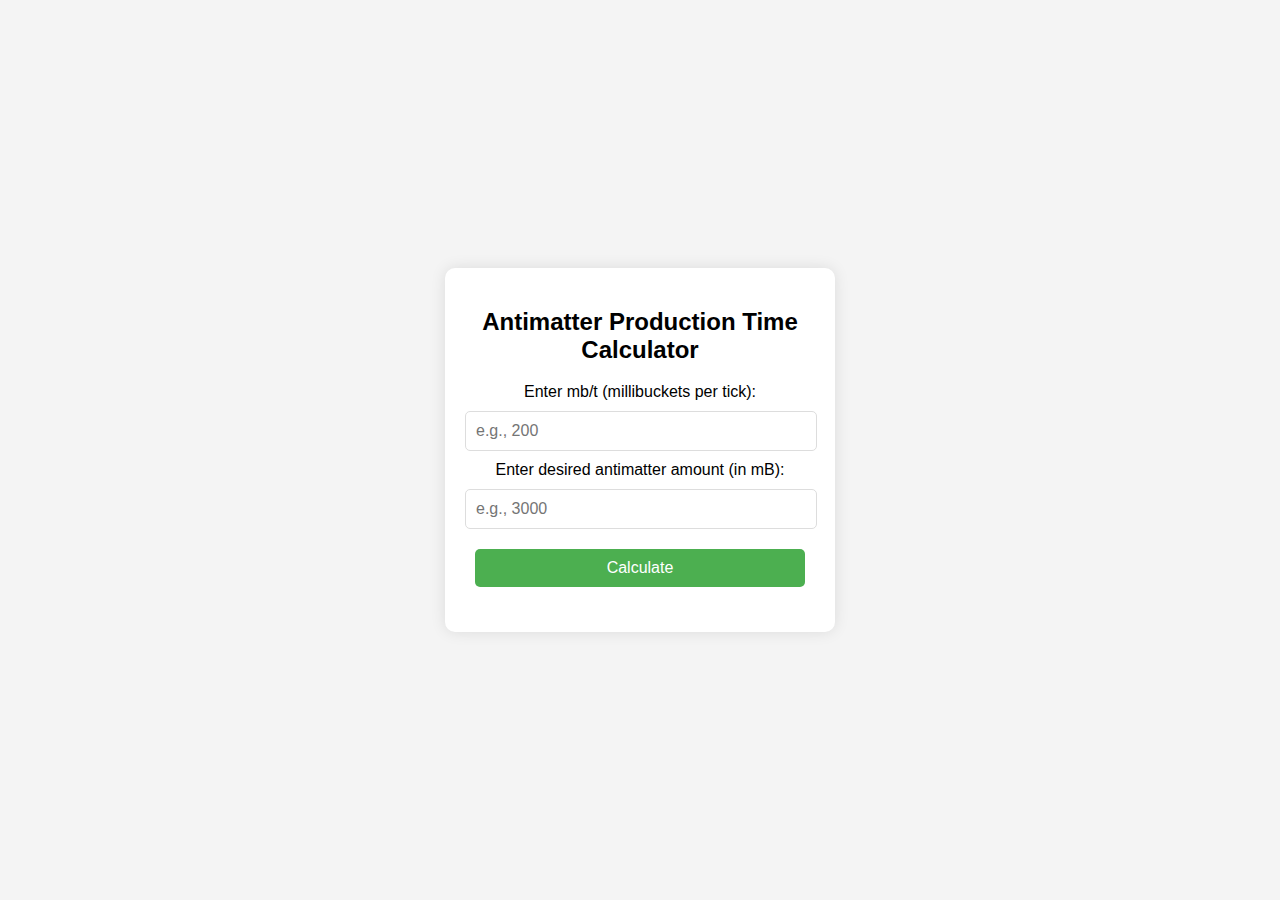
<file: nwtam.html>
<!DOCTYPE html>
<html lang="en">
<head>
    <meta charset="UTF-8">
    <meta http-equiv="X-UA-Compatible" content="IE=edge">
    <meta name="viewport" content="width=device-width, initial-scale=1.0">
    <title>Antimatter Production Time Calculator</title>
    <style>
        body {
            display: flex;
            justify-content: center;
            align-items: center;
            height: 100vh;
            margin: 0;
            font-family: Arial, sans-serif;
            background-color: #f4f4f4;
        }
        .calculator {
            background-color: #fff;
            padding: 20px;
            border-radius: 10px;
            box-shadow: 0 0 15px rgba(0, 0, 0, 0.1);
            width: 350px;
            text-align: center;
        }
        .calculator input, .calculator button {
            width: calc(100% - 20px);
            padding: 10px;
            margin: 10px 0;
            font-size: 16px;
            border: 1px solid #ddd;
            border-radius: 5px;
        }
        .calculator button {
            cursor: pointer;
            background-color: #4CAF50;
            color: white;
            border: none;
        }
        .result {
            margin-top: 15px;
            font-size: 18px;
            font-weight: bold;
        }
    </style>
</head>
<body>
    <div class="calculator">
        <h2>Antimatter Production Time Calculator</h2>
        <label for="mbInput">Enter mb/t (millibuckets per tick):</label>
        <input type="number" id="mbInput" placeholder="e.g., 200" min="1" step="1">
        
        <label for="antimatterAmount">Enter desired antimatter amount (in mB):</label>
        <input type="number" id="antimatterAmount" placeholder="e.g., 3000" min="1" step="1">
        
        <button onclick="calculateTime()">Calculate</button>
        <div id="result" class="result"></div>
    </div>

    <script>
        function calculateTime() {
            const mbPerTick = parseFloat(document.getElementById('mbInput').value);
            const antimatterAmount = parseFloat(document.getElementById('antimatterAmount').value);
            
            if (isNaN(mbPerTick) || mbPerTick <= 0 || isNaN(antimatterAmount) || antimatterAmount <= 0) {
                document.getElementById('result').textContent = "Please enter valid positive numbers for mb/t and antimatter amount.";
                return;
            }

            const poloniumRequired = antimatterAmount * 1000; // 1000 mB polonium for 1 mB antimatter
            const nuclearWasteRequired = poloniumRequired * 10; // 10 mB nuclear waste for 1 mB polonium
            const totalTicks = nuclearWasteRequired / mbPerTick;
            const totalSeconds = totalTicks / 20; // Convert ticks to seconds

            const hours = Math.floor(totalSeconds / 3600);
            const minutes = Math.floor((totalSeconds % 3600) / 60);
            const seconds = Math.floor(totalSeconds % 60);

            document.getElementById('result').textContent = `Time needed: ${hours} hours, ${minutes} minutes, ${seconds} seconds.`;
        }
    </script>
</body>
</html>
</file>
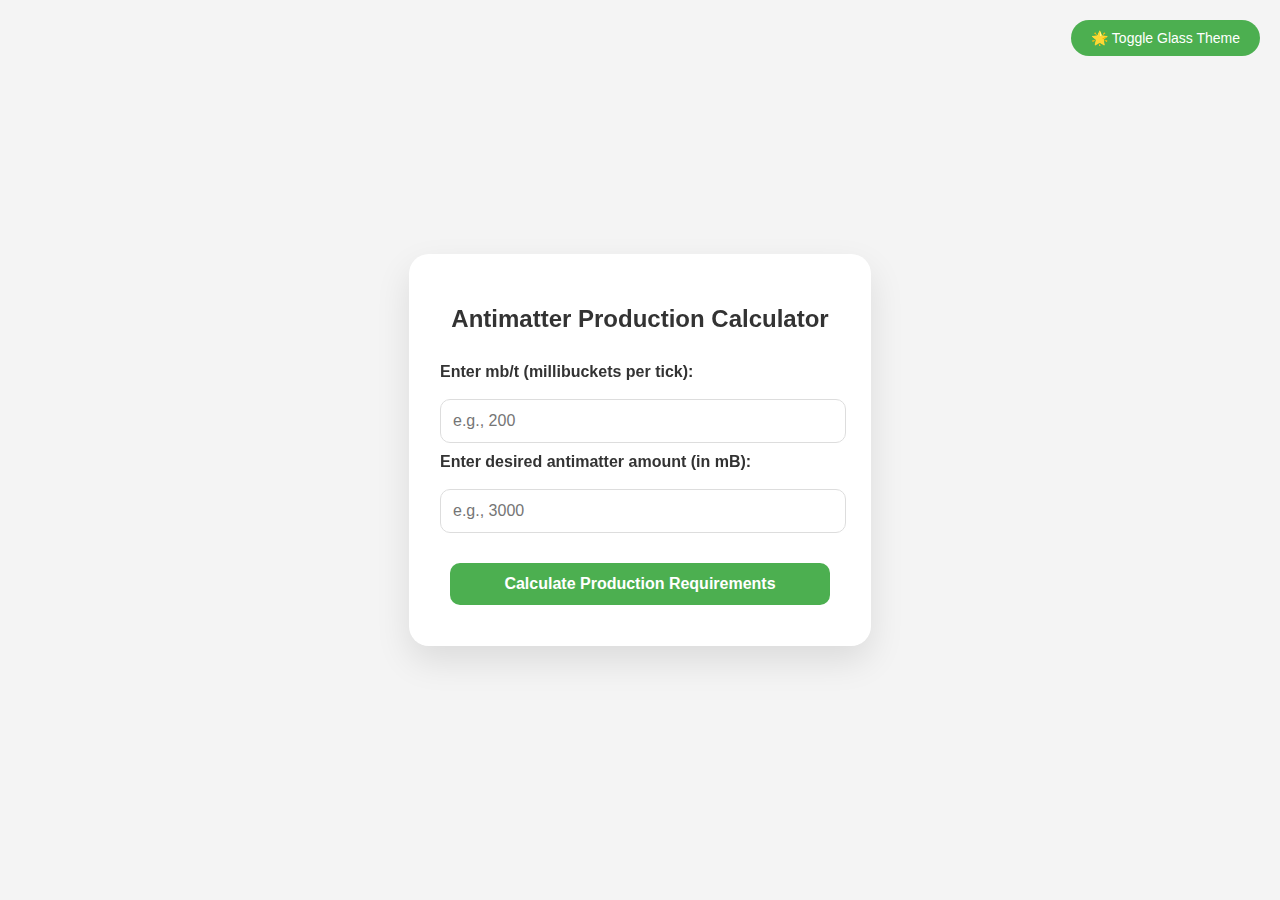
<file: nwtamn.html>
<!DOCTYPE html>
<html lang="en">
<head>
    <meta charset="UTF-8">
    <meta http-equiv="X-UA-Compatible" content="IE=edge">
    <meta name="viewport" content="width=device-width, initial-scale=1.0">
    <title>Antimatter Production Time Calculator</title>
    <style>
        :root {
            --bg-color: #f4f4f4;
            --card-bg: #fff;
            --text-color: #333;
            --input-bg: #fff;
            --input-border: #ddd;
            --button-bg: #4CAF50;
            --button-text: white;
            --shadow: rgba(0, 0, 0, 0.1);
        }

        [data-theme="glass"] {
            --bg-color: linear-gradient(135deg, #667eea 0%, #764ba2 100%);
            --card-bg: rgba(255, 255, 255, 0.1);
            --text-color: #fff;
            --input-bg: rgba(255, 255, 255, 0.15);
            --input-border: rgba(255, 255, 255, 0.3);
            --button-bg: rgba(255, 255, 255, 0.2);
            --button-text: #fff;
            --shadow: rgba(0, 0, 0, 0.3);
        }

        body {
            display: flex;
            flex-direction: column;
            justify-content: center;
            align-items: center;
            min-height: 100vh;
            margin: 0;
            font-family: Arial, sans-serif;
            background: var(--bg-color);
            color: var(--text-color);
            transition: all 0.3s ease;
        }

        .theme-toggle {
            position: absolute;
            top: 20px;
            right: 20px;
            padding: 10px 20px;
            background: var(--button-bg);
            color: var(--button-text);
            border: none;
            border-radius: 25px;
            cursor: pointer;
            font-size: 14px;
            backdrop-filter: blur(10px);
            transition: all 0.3s ease;
        }

        .theme-toggle:hover {
            transform: translateY(-2px);
            box-shadow: 0 5px 15px var(--shadow);
        }

        .calculator {
            background: var(--card-bg);
            padding: 30px;
            border-radius: 20px;
            box-shadow: 0 15px 35px var(--shadow);
            width: 400px;
            text-align: center;
            backdrop-filter: blur(20px);
            border: 1px solid rgba(255, 255, 255, 0.2);
            transition: all 0.3s ease;
        }

        [data-theme="glass"] .calculator {
            border: 1px solid rgba(255, 255, 255, 0.3);
        }

        .calculator h2 {
            margin-bottom: 30px;
            font-size: 24px;
            color: var(--text-color);
        }

        .calculator label {
            display: block;
            margin-bottom: 8px;
            font-weight: bold;
            color: var(--text-color);
            text-align: left;
        }

        .calculator input, .calculator button {
            width: calc(100% - 20px);
            padding: 12px;
            margin: 10px 0;
            font-size: 16px;
            border: 1px solid var(--input-border);
            border-radius: 10px;
            background: var(--input-bg);
            color: var(--text-color);
            backdrop-filter: blur(10px);
            transition: all 0.3s ease;
        }

        .calculator input:focus {
            outline: none;
            border-color: #4CAF50;
            box-shadow: 0 0 10px rgba(76, 175, 80, 0.3);
        }

        .calculator button {
            cursor: pointer;
            background: var(--button-bg);
            color: var(--button-text);
            border: none;
            font-weight: bold;
            margin-top: 20px;
        }

        .calculator button:hover {
            transform: translateY(-2px);
            box-shadow: 0 5px 15px var(--shadow);
        }

        .result {
            margin-top: 20px;
            font-size: 16px;
            font-weight: bold;
            padding: 20px;
            background: rgba(76, 175, 80, 0.1);
            border-radius: 10px;
            border: 1px solid rgba(76, 175, 80, 0.3);
            backdrop-filter: blur(10px);
        }

        .result-item {
            margin: 10px 0;
            padding: 8px 0;
            border-bottom: 1px solid rgba(255, 255, 255, 0.1);
        }

        .result-item:last-child {
            border-bottom: none;
        }

        .result-label {
            color: #4CAF50;
            font-weight: bold;
        }

        [data-theme="glass"] .calculator input::placeholder {
            color: rgba(255, 255, 255, 0.7);
        }

        /* Glass effect animations */
        [data-theme="glass"] .calculator:hover {
            transform: translateY(-5px);
            box-shadow: 0 20px 40px rgba(0, 0, 0, 0.4);
        }
    </style>
</head>
<body>
    <button class="theme-toggle" onclick="toggleTheme()">🌟 Toggle Glass Theme</button>
    
    <div class="calculator">
        <h2>Antimatter Production Calculator</h2>
        
        <label for="mbInput">Enter mb/t (millibuckets per tick):</label>
        <input type="number" id="mbInput" placeholder="e.g., 200" min="1" step="1">
        
        <label for="antimatterAmount">Enter desired antimatter amount (in mB):</label>
        <input type="number" id="antimatterAmount" placeholder="e.g., 3000" min="1" step="1">
        
        <button onclick="calculateTime()">Calculate Production Requirements</button>
        <div id="result" class="result" style="display: none;"></div>
    </div>

    <script>
        function calculateTime() {
            const mbPerTick = parseFloat(document.getElementById('mbInput').value);
            const antimatterAmount = parseFloat(document.getElementById('antimatterAmount').value);
            
            if (isNaN(mbPerTick) || mbPerTick <= 0 || isNaN(antimatterAmount) || antimatterAmount <= 0) {
                const resultDiv = document.getElementById('result');
                resultDiv.style.display = 'block';
                resultDiv.innerHTML = "<div class='result-item'>Please enter valid positive numbers for mb/t and antimatter amount.</div>";
                return;
            }

            // Production chain calculations
            const poloniumRequired = antimatterAmount * 1000; // 1000 mB polonium for 1 mB antimatter
            const nuclearWasteRequired = poloniumRequired * 10; // 10 mB nuclear waste for 1 mB polonium
            const fissileRequired = nuclearWasteRequired * 10; // 10 mB fissile fuel for 1 mB nuclear waste
            
            const totalTicks = nuclearWasteRequired / mbPerTick;
            const totalSeconds = totalTicks / 20; // Convert ticks to seconds

            const hours = Math.floor(totalSeconds / 3600);
            const minutes = Math.floor((totalSeconds % 3600) / 60);
            const seconds = Math.floor(totalSeconds % 60);

            const resultDiv = document.getElementById('result');
            resultDiv.style.display = 'block';
            resultDiv.innerHTML = `
                <div class="result-item">
                    <span class="result-label">Fissile Fuel Required:</span> ${fissileRequired.toLocaleString()} mB
                </div>
                <div class="result-item">
                    <span class="result-label">Nuclear Waste Required:</span> ${nuclearWasteRequired.toLocaleString()} mB
                </div>
                <div class="result-item">
                    <span class="result-label">Polonium Required:</span> ${poloniumRequired.toLocaleString()} mB
                </div>
                <div class="result-item">
                    <span class="result-label">Production Time:</span> ${Math.floor(totalTicks).toLocaleString()} ticks
                </div>
                <div class="result-item">
                    <span class="result-label">Time Duration:</span> ${hours}h ${minutes}m ${seconds}s
                </div>
            `;
        }

        function toggleTheme() {
            const body = document.body;
            const currentTheme = body.getAttribute('data-theme');
            
            if (currentTheme === 'glass') {
                body.removeAttribute('data-theme');
            } else {
                body.setAttribute('data-theme', 'glass');
            }
        }

        // Add some keyboard shortcuts
        document.addEventListener('keydown', function(event) {
            if (event.key === 'Enter') {
                calculateTime();
            }
            if (event.key === 'Escape') {
                document.getElementById('result').style.display = 'none';
            }
        });
    </script>
</body>
</html>
</file>
